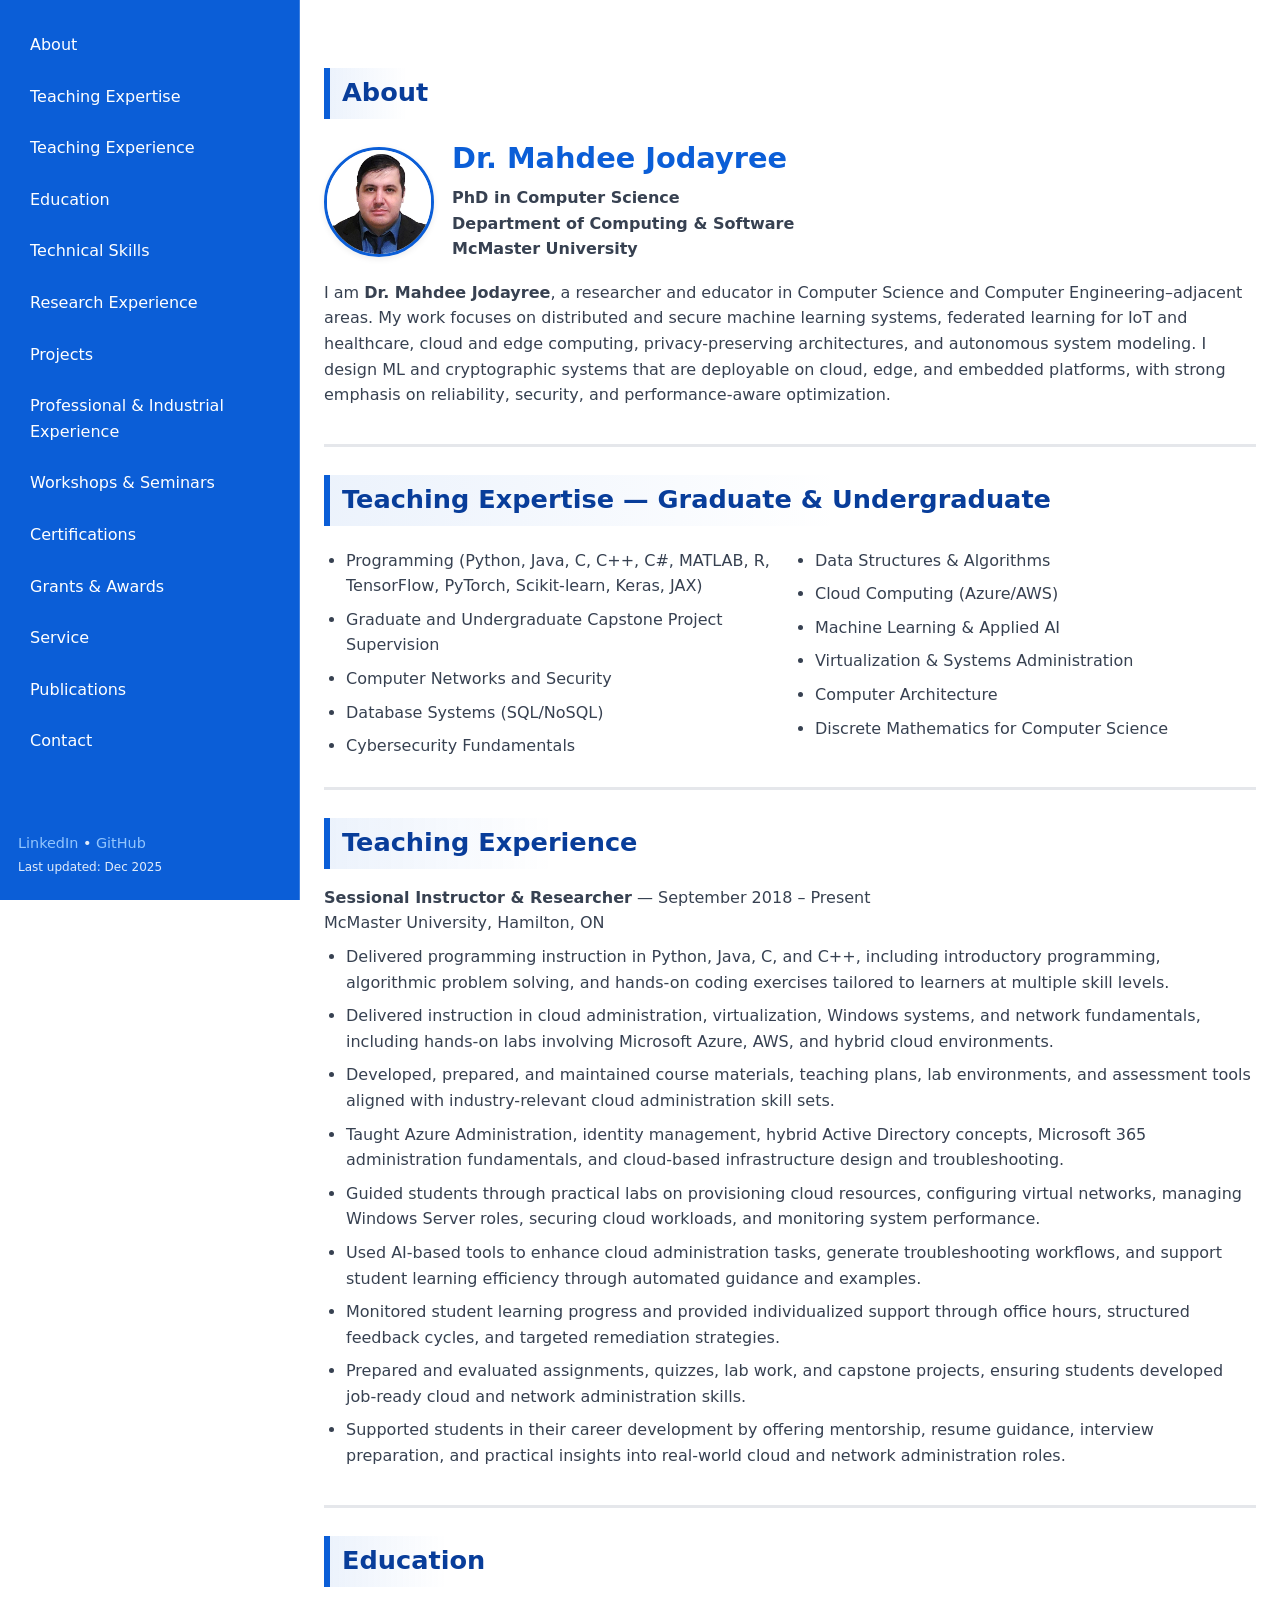
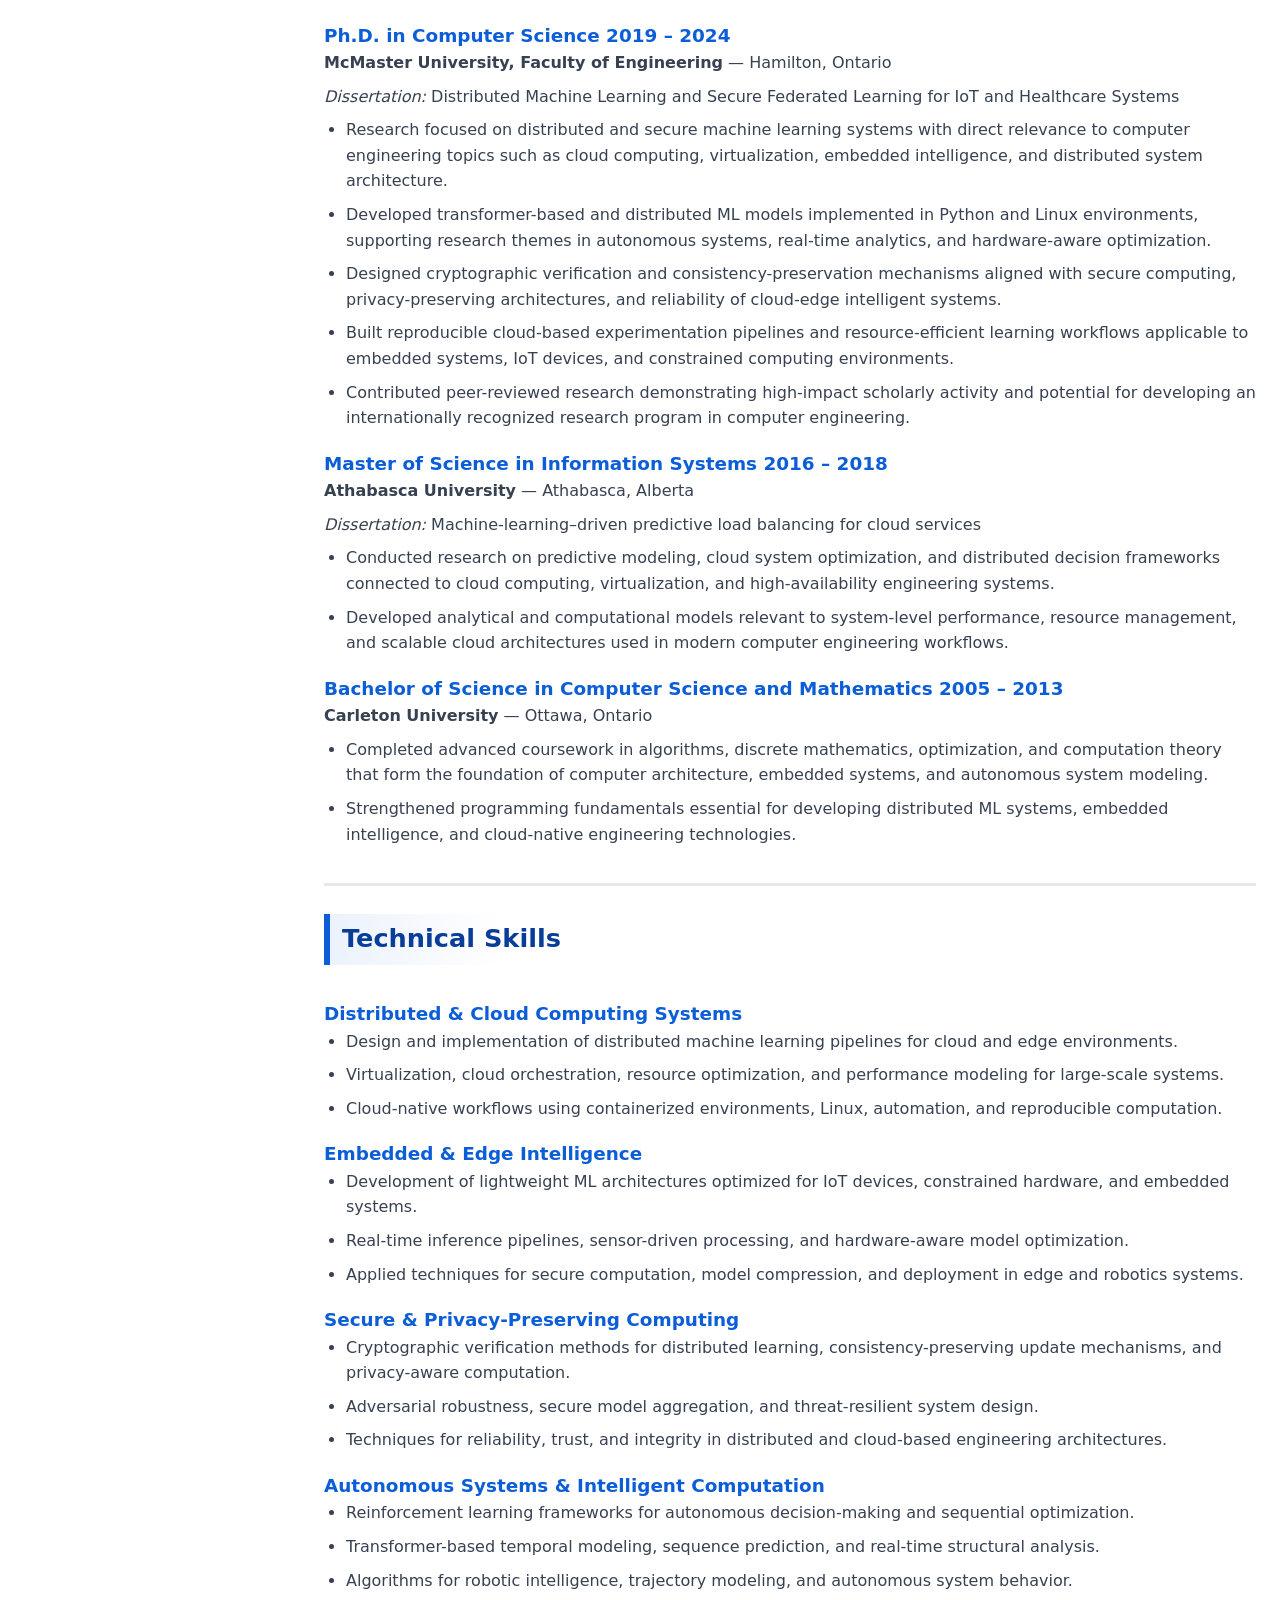
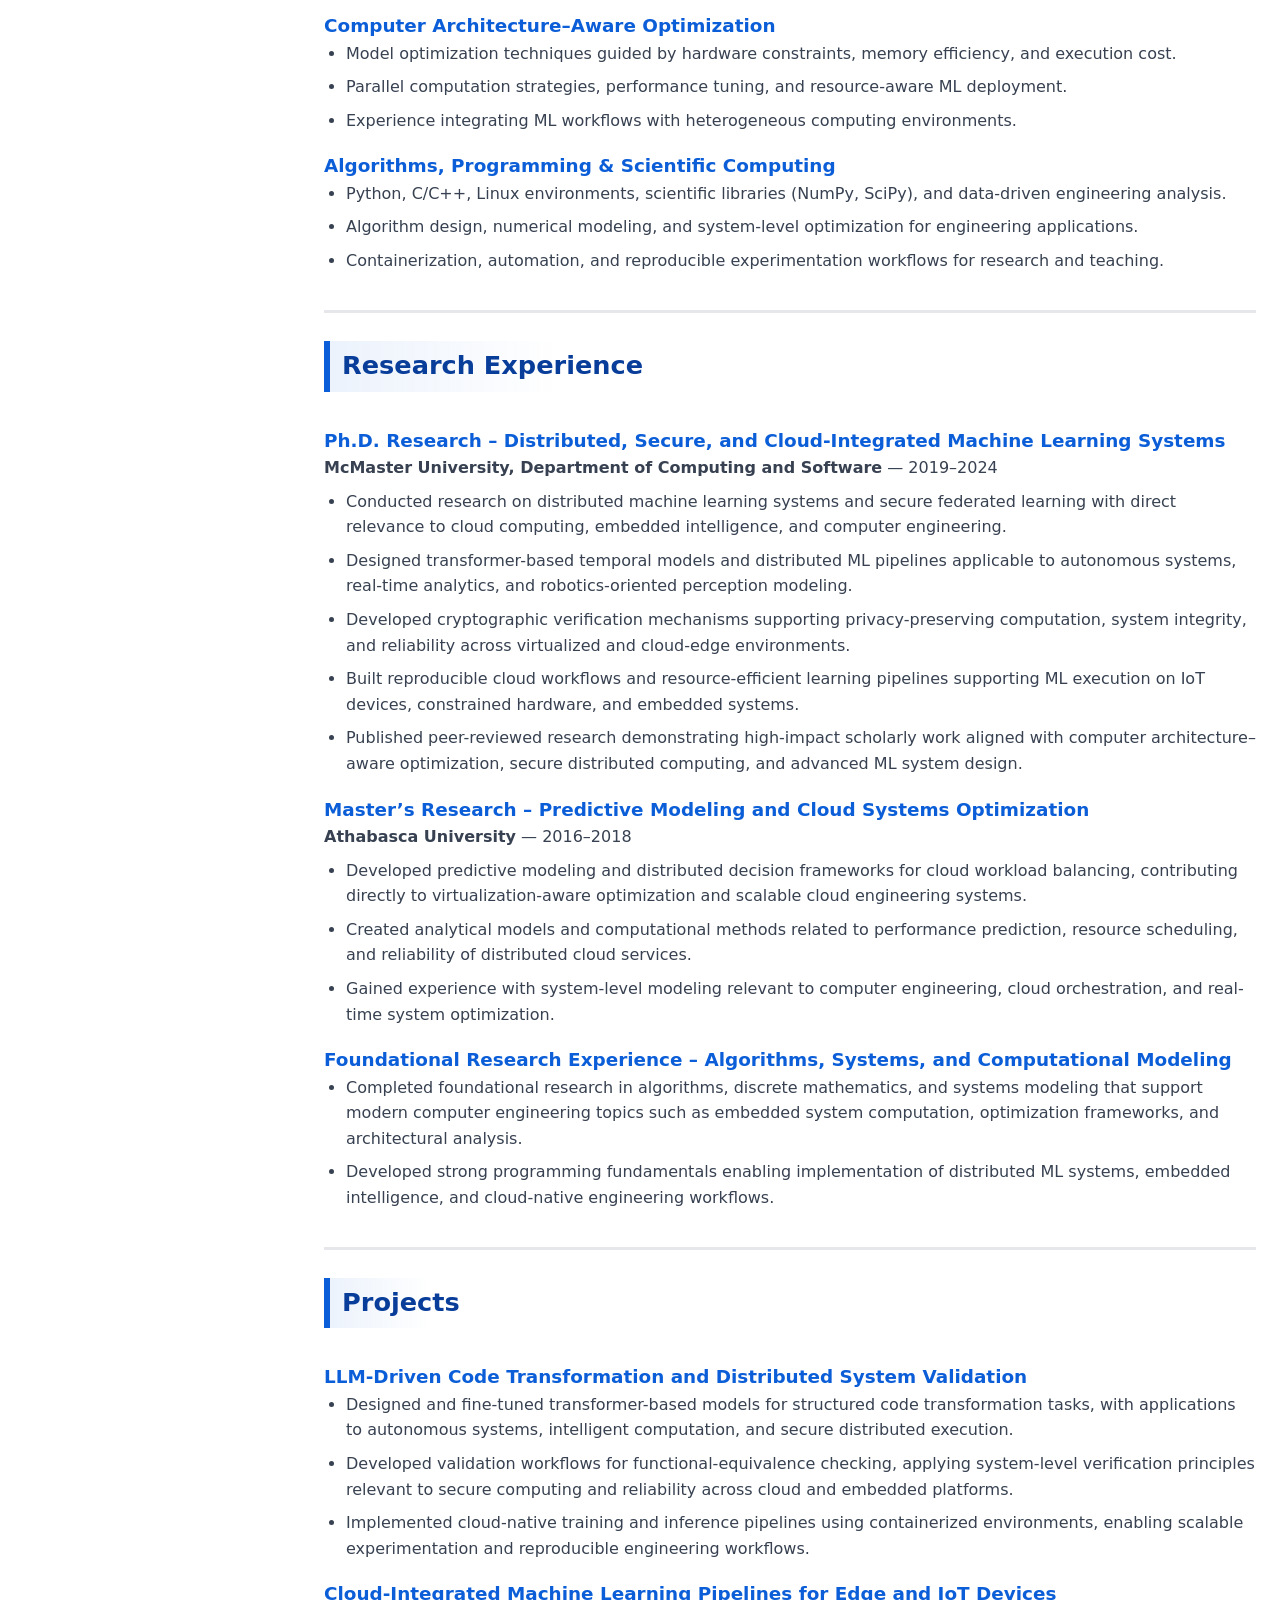
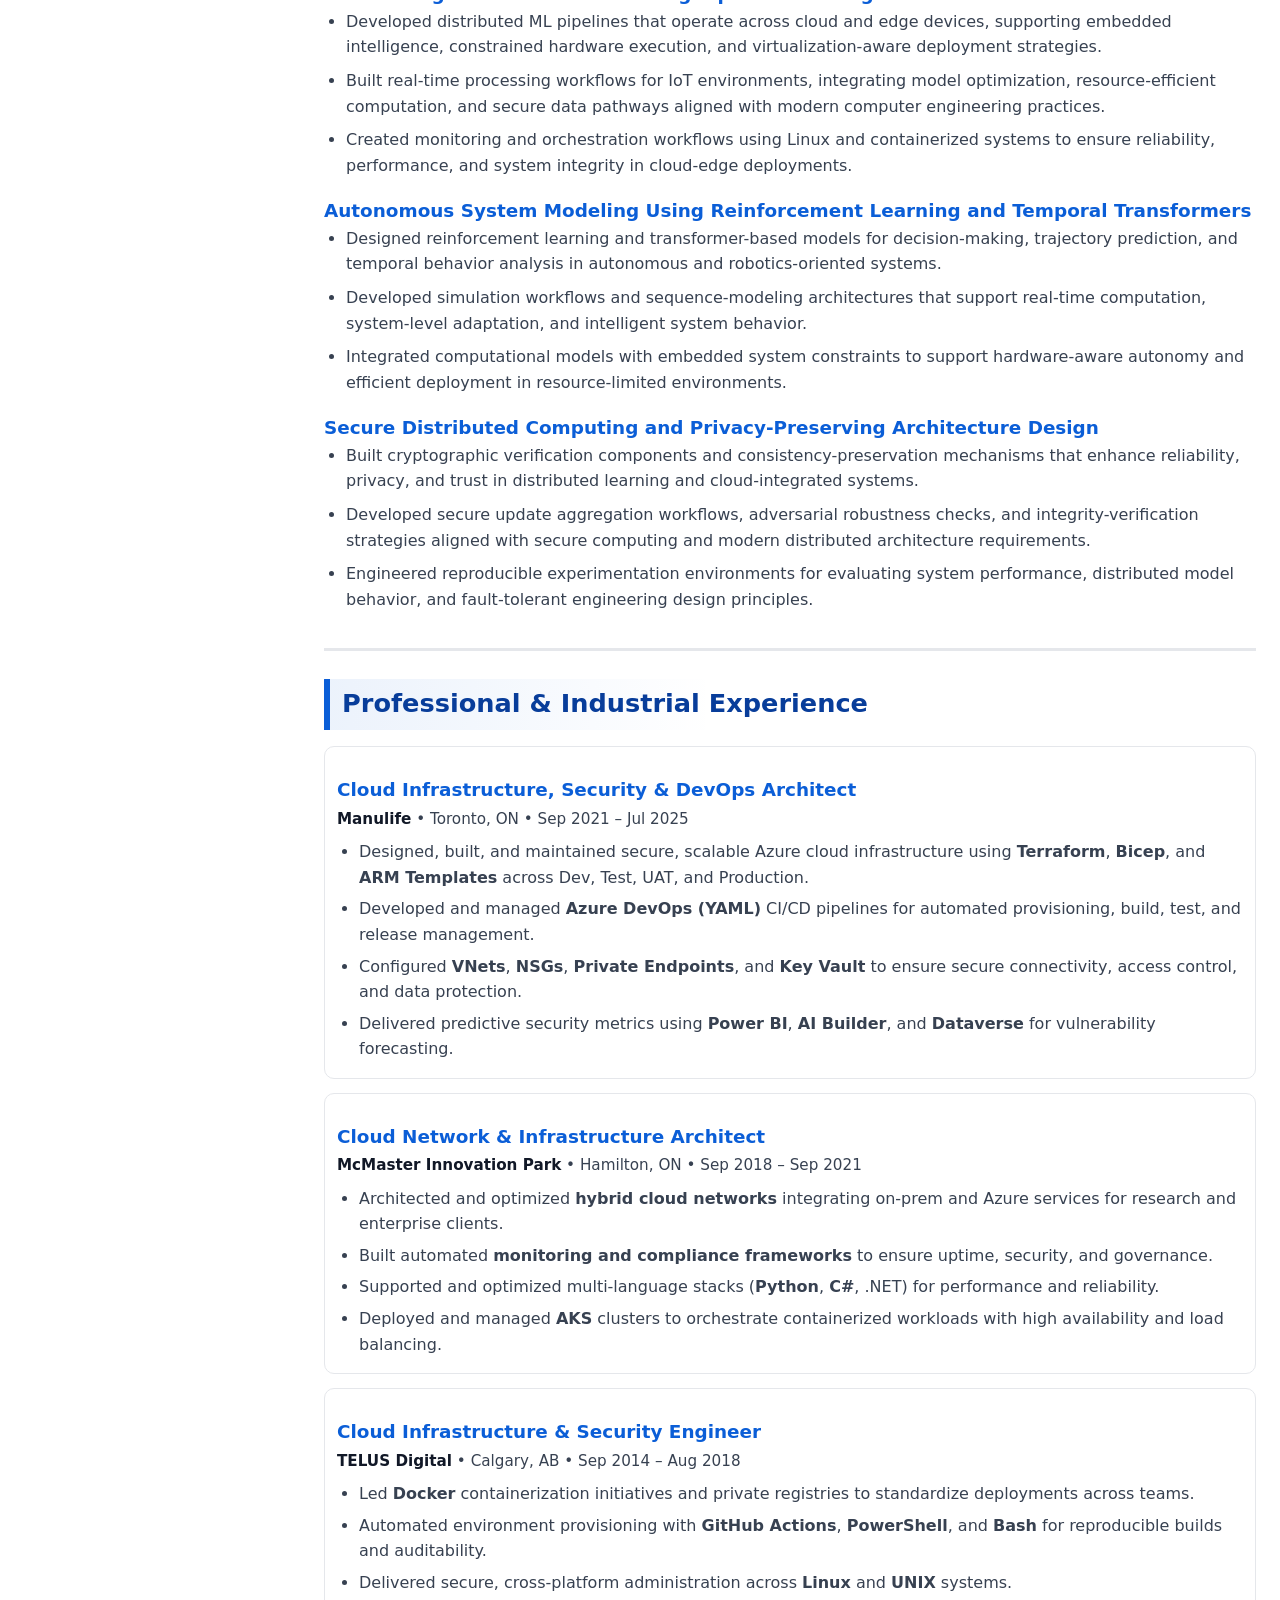
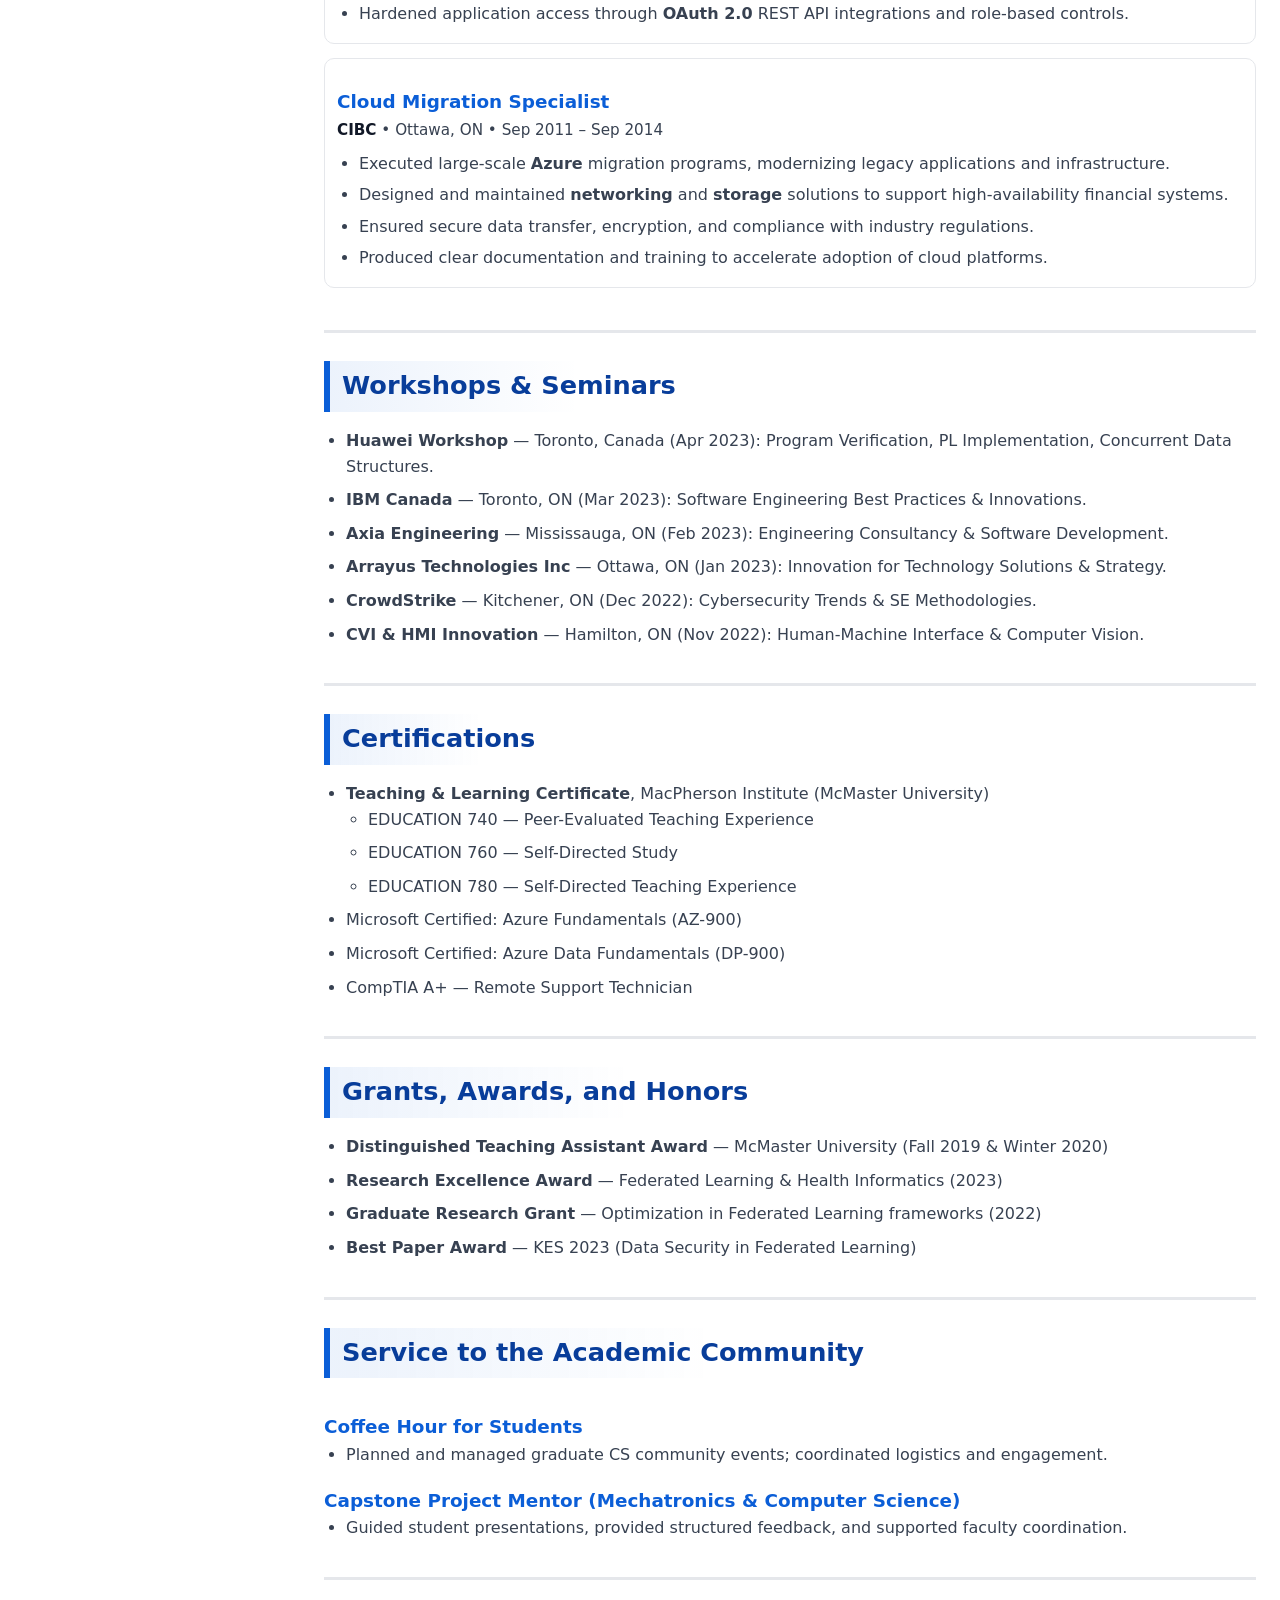
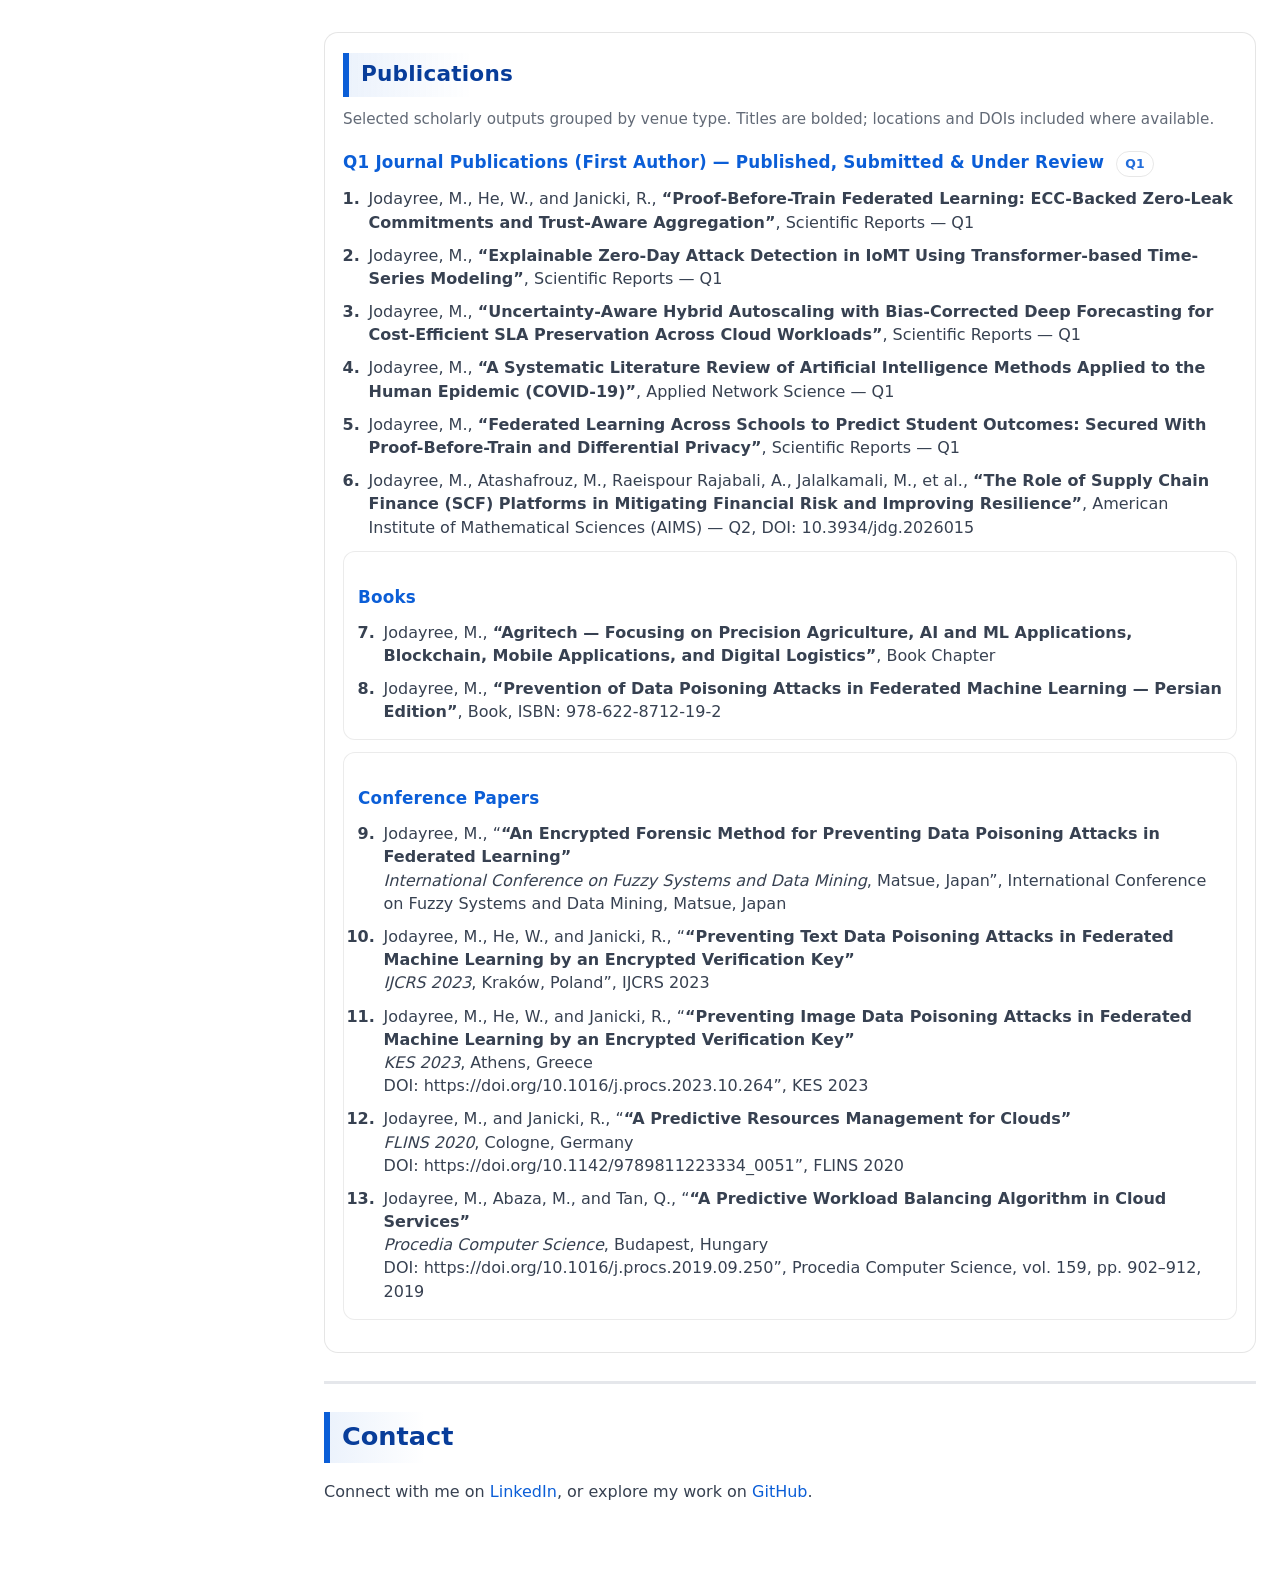
<file: index.html>
<!DOCTYPE html>

<html lang="en">
<head>
<meta charset="utf-8"/>
<meta content="width=device-width, initial-scale=1" name="viewport"/>
<title>Dr. Mahdee Jodayree — Personal Academic Homepage</title>
<!-- SEO -->
<meta content="Personal academic homepage of Dr. Mahdee Jodayree, PhD in Computer Science from McMaster University. Research areas: Distributed &amp; Federated Learning, Cloud Computing, Secure &amp; Privacy-Preserving Computing, Embedded &amp; Edge Intelligence, Autonomous Systems." name="description"/>
<meta content="index, follow" name="robots"/>
<!-- Schema.org Person -->
<script type="application/ld+json">
  {
    "@context": "https://schema.org",
    "@type": "Person",
    "name": "Dr. Mahdee Jodayree",
    "affiliation": {
      "@type": "CollegeOrUniversity",
      "name": "McMaster University",
      "department": "Department of Computing & Software",
      "address": {
        "@type": "PostalAddress",
        "addressLocality": "Hamilton",
        "addressRegion": "ON",
        "addressCountry": "Canada"
      }
    },
    "alumniOf": [
      {"@type":"CollegeOrUniversity","name":"McMaster University"},
      {"@type":"CollegeOrUniversity","name":"Athabasca University"},
      {"@type":"CollegeOrUniversity","name":"Carleton University"}
    ],
    "sameAs": [
      "https://github.com/mahdijaf",
      "https://www.linkedin.com/in/mahdeej/"
    ]
  }
  </script>
<link href="styles.css" rel="stylesheet"/>
<script>
    window.addEventListener('DOMContentLoaded', function () {
      // Jump to About on first load if no hash
      if (!location.hash) {
        const about = document.getElementById('about');
        if (about) about.scrollIntoView({ behavior: 'auto', block: 'start' });
      }

      // Mobile dropdown menu (panel is outside the sidebar to avoid clipping)
      const btn   = document.getElementById('mobile-menu-btn');
      const panel = document.getElementById('mobile-menu-panel');

      function openPanel() {
        panel.classList.add('open');
        btn.setAttribute('aria-expanded', 'true');
        const first = panel.querySelector('a');
        if (first) first.focus();
      }
      function closePanel() {
        panel.classList.remove('open');
        btn.setAttribute('aria-expanded', 'false');
      }
      function togglePanel(e) {
        e.stopPropagation();
        panel.classList.contains('open') ? closePanel() : openPanel();
      }

      if (btn && panel) {
        btn.addEventListener('click', togglePanel);

        // Close when a link is clicked (allow hash navigation first)
        panel.addEventListener('click', (e) => {
          const t = e.target;
          if (t && t.tagName === 'A') setTimeout(closePanel, 0);
        });

        // Close on outside click
        document.addEventListener('click', (e) => {
          if (panel.classList.contains('open') && !panel.contains(e.target) && e.target !== btn) {
            closePanel();
          }
        });

        // Close on ESC and on hash change
        document.addEventListener('keydown', (e) => {
          if (e.key === 'Escape' && panel.classList.contains('open')) closePanel();
        });
        window.addEventListener('hashchange', closePanel);
      }
    });
  </script>
<style>
/* ===== Publications styling ===== */
.publications {
  margin-top: 24px;
  padding: 20px 18px;
  border: 1px solid rgba(0,0,0,.10);
  border-radius: 14px;
  background: rgba(255,255,255,.70);
}

.publications .pub-title {
  font-size: 1.35rem;
  margin: 0 0 10px 0;
  letter-spacing: .2px;
}

.publications .pub-subtitle {
  font-size: 0.95rem;
  margin: 0 0 18px 0;
  opacity: .78;
}

.publications h2, .publications h3, .publications h4 {
  margin-top: 18px;
  margin-bottom: 10px;
  font-size: 1.05rem;
  letter-spacing: .2px;
  text-transform: none;
}

.publications .pub-group {
  padding: 14px 14px 6px 14px;
  border: 1px solid rgba(0,0,0,.08);
  border-radius: 12px;
  margin: 12px 0;
  background: rgba(255,255,255,.85);
}

.publications ol, .publications ul {
  margin: 0;
  padding-left: 1.4rem;
}

.publications li {
  margin: 10px 0;
  line-height: 1.45;
}

.publications li strong {
  font-weight: 700;
}

.publications li em {
  font-style: italic;
}

.publications a {
  text-decoration: none;
  border-bottom: 1px dotted rgba(0,0,0,.35);
}

.publications a:hover {
  border-bottom-style: solid;
}

.publications .meta {
  display: inline-block;
  margin-left: 6px;
  padding: 2px 8px;
  border-radius: 999px;
  font-size: .78rem;
  border: 1px solid rgba(0,0,0,.10);
  opacity: .9;
  white-space: nowrap;
}

/* Hanging indent for long citations */
.publications li {
  padding-left: 0.2rem;
}
.publications li::marker {
  font-weight: 600;
}

/* Make DOIs more readable */
.publications .doi {
  font-size: .92rem;
  opacity: .92;
}
</style></head>
<body>
<!-- SIDEBAR (desktop) + MOBILE HEADER (top) -->
<aside aria-label="Primary" class="sidebar" role="navigation">
<!-- Mobile top bar with small Menu box (visible on mobile only) -->
<div class="mobile-bar">
<button aria-controls="mobile-menu-panel" aria-expanded="false" aria-label="Open navigation" class="mobile-menu" id="mobile-menu-btn">
        Menu ▾
      </button>
</div>
<!-- Desktop vertical nav -->
<nav aria-label="Primary navigation links" class="nav" id="primary-nav">
<a href="#about">About</a>
<a href="#expertise">Teaching Expertise</a>
<a href="#teaching">Teaching Experience</a>
<a href="#education">Education</a>
<a href="#skills">Technical Skills</a>
<a href="#research">Research Experience</a>
<a href="#projects">Projects</a>
<a href="#industry-experience">Professional &amp; Industrial Experience</a>
<a href="#workshops">Workshops &amp; Seminars</a>
<a href="#certs">Certifications</a>
<a href="#awards">Grants &amp; Awards</a>
<a href="#service">Service</a>
<a href="#publications">Publications</a>
<a href="#contact">Contact</a>
</nav>
<footer class="contact">
<p>
<a href="https://www.linkedin.com/in/mahdeej/" rel="me" target="_blank">LinkedIn</a> •
        <a href="https://github.com/mahdijaf" rel="me" target="_blank">GitHub</a>
</p>
<small>Last updated: Dec 2025</small>
</footer>
</aside>
<!-- CONTENT -->
<div class="page">
<main class="content">
<!-- ABOUT -->
<section class="section about" id="about">
<h2 class="section-title">About</h2>
<div class="about-wrap">
<img alt="Portrait of Dr. Mahdee Jodayree" class="about-photo" src="headshot.jpg"/>
<div class="about-text">
<h1 class="name">Dr. Mahdee Jodayree</h1>
<p class="about-credential">
              PhD in Computer Science<br/>
              Department of Computing &amp; Software<br/>
              McMaster University
            </p>
</div>
</div>
<p class="about-blurb">
          I am <strong>Dr. Mahdee Jodayree</strong>, a researcher and educator in Computer Science and Computer Engineering–adjacent areas.
          My work focuses on distributed and secure machine learning systems, federated learning for IoT and healthcare, cloud and edge computing,
          privacy-preserving architectures, and autonomous system modeling. I design ML and cryptographic systems that are deployable on cloud,
          edge, and embedded platforms, with strong emphasis on reliability, security, and performance-aware optimization.
        </p>
</section>
<!-- TEACHING EXPERTISE -->
<section class="section" id="expertise">
<h2 class="section-title">Teaching Expertise — Graduate &amp; Undergraduate</h2>
<ul class="cols">
<li>Programming (Python, Java, C, C++, C#, MATLAB, R, TensorFlow, PyTorch, Scikit-learn, Keras, JAX)</li>
<li>Graduate and Undergraduate Capstone Project Supervision</li>
<li>Computer Networks and Security</li>
<li>Database Systems (SQL/NoSQL)</li>
<li>Cybersecurity Fundamentals</li>
<li>Data Structures &amp; Algorithms</li>
<li>Cloud Computing (Azure/AWS)</li>
<li>Machine Learning &amp; Applied AI</li>
<li>Virtualization &amp; Systems Administration</li>
<li>Computer Architecture</li>
<li>Discrete Mathematics for Computer Science</li>
</ul>
</section>
<!-- TEACHING EXPERIENCE -->
<section class="section" id="teaching">
<h2 class="section-title">Teaching Experience</h2>
<p>
<strong>Sessional Instructor &amp; Researcher</strong> — September 2018 – Present<br/>
          McMaster University, Hamilton, ON
        </p>
<ul>
<li>Delivered programming instruction in Python, Java, C, and C++, including introductory programming, algorithmic problem solving, and hands-on coding exercises tailored to learners at multiple skill levels.</li>
<li>Delivered instruction in cloud administration, virtualization, Windows systems, and network fundamentals, including hands-on labs involving Microsoft Azure, AWS, and hybrid cloud environments.</li>
<li>Developed, prepared, and maintained course materials, teaching plans, lab environments, and assessment tools aligned with industry-relevant cloud administration skill sets.</li>
<li>Taught Azure Administration, identity management, hybrid Active Directory concepts, Microsoft 365 administration fundamentals, and cloud-based infrastructure design and troubleshooting.</li>
<li>Guided students through practical labs on provisioning cloud resources, configuring virtual networks, managing Windows Server roles, securing cloud workloads, and monitoring system performance.</li>
<li>Used AI-based tools to enhance cloud administration tasks, generate troubleshooting workflows, and support student learning efficiency through automated guidance and examples.</li>
<li>Monitored student learning progress and provided individualized support through office hours, structured feedback cycles, and targeted remediation strategies.</li>
<li>Prepared and evaluated assignments, quizzes, lab work, and capstone projects, ensuring students developed job-ready cloud and network administration skills.</li>
<li>Supported students in their career development by offering mentorship, resume guidance, interview preparation, and practical insights into real-world cloud and network administration roles.</li>
</ul>
</section>
<!-- EDUCATION -->
<section class="section" id="education">
<h2 class="section-title">Education</h2>
<article>
<h3>Ph.D. in Computer Science <span class="subtle">2019 – 2024</span></h3>
<p><strong>McMaster University, Faculty of Engineering</strong> — Hamilton, Ontario</p>
<p><em>Dissertation:</em> Distributed Machine Learning and Secure Federated Learning for IoT and Healthcare Systems</p>
<ul>
<li>Research focused on distributed and secure machine learning systems with direct relevance to computer engineering topics such as cloud computing, virtualization, embedded intelligence, and distributed system architecture.</li>
<li>Developed transformer-based and distributed ML models implemented in Python and Linux environments, supporting research themes in autonomous systems, real-time analytics, and hardware-aware optimization.</li>
<li>Designed cryptographic verification and consistency-preservation mechanisms aligned with secure computing, privacy-preserving architectures, and reliability of cloud-edge intelligent systems.</li>
<li>Built reproducible cloud-based experimentation pipelines and resource-efficient learning workflows applicable to embedded systems, IoT devices, and constrained computing environments.</li>
<li>Contributed peer-reviewed research demonstrating high-impact scholarly activity and potential for developing an internationally recognized research program in computer engineering.</li>
</ul>
</article>
<article>
<h3>Master of Science in Information Systems <span class="subtle">2016 – 2018</span></h3>
<p><strong>Athabasca University</strong> — Athabasca, Alberta</p>
<p><em>Dissertation:</em> Machine-learning–driven predictive load balancing for cloud services</p>
<ul>
<li>Conducted research on predictive modeling, cloud system optimization, and distributed decision frameworks connected to cloud computing, virtualization, and high-availability engineering systems.</li>
<li>Developed analytical and computational models relevant to system-level performance, resource management, and scalable cloud architectures used in modern computer engineering workflows.</li>
</ul>
</article>
<article>
<h3>Bachelor of Science in Computer Science and Mathematics <span class="subtle">2005 – 2013</span></h3>
<p><strong>Carleton University</strong> — Ottawa, Ontario</p>
<ul>
<li>Completed advanced coursework in algorithms, discrete mathematics, optimization, and computation theory that form the foundation of computer architecture, embedded systems, and autonomous system modeling.</li>
<li>Strengthened programming fundamentals essential for developing distributed ML systems, embedded intelligence, and cloud-native engineering technologies.</li>
</ul>
</article>
</section>
<!-- TECHNICAL SKILLS -->
<section class="section" id="skills">
<h2 class="section-title">Technical Skills</h2>
<h3>Distributed &amp; Cloud Computing Systems</h3>
<ul>
<li>Design and implementation of distributed machine learning pipelines for cloud and edge environments.</li>
<li>Virtualization, cloud orchestration, resource optimization, and performance modeling for large-scale systems.</li>
<li>Cloud-native workflows using containerized environments, Linux, automation, and reproducible computation.</li>
</ul>
<h3>Embedded &amp; Edge Intelligence</h3>
<ul>
<li>Development of lightweight ML architectures optimized for IoT devices, constrained hardware, and embedded systems.</li>
<li>Real-time inference pipelines, sensor-driven processing, and hardware-aware model optimization.</li>
<li>Applied techniques for secure computation, model compression, and deployment in edge and robotics systems.</li>
</ul>
<h3>Secure &amp; Privacy-Preserving Computing</h3>
<ul>
<li>Cryptographic verification methods for distributed learning, consistency-preserving update mechanisms, and privacy-aware computation.</li>
<li>Adversarial robustness, secure model aggregation, and threat-resilient system design.</li>
<li>Techniques for reliability, trust, and integrity in distributed and cloud-based engineering architectures.</li>
</ul>
<h3>Autonomous Systems &amp; Intelligent Computation</h3>
<ul>
<li>Reinforcement learning frameworks for autonomous decision-making and sequential optimization.</li>
<li>Transformer-based temporal modeling, sequence prediction, and real-time structural analysis.</li>
<li>Algorithms for robotic intelligence, trajectory modeling, and autonomous system behavior.</li>
</ul>
<h3>Computer Architecture–Aware Optimization</h3>
<ul>
<li>Model optimization techniques guided by hardware constraints, memory efficiency, and execution cost.</li>
<li>Parallel computation strategies, performance tuning, and resource-aware ML deployment.</li>
<li>Experience integrating ML workflows with heterogeneous computing environments.</li>
</ul>
<h3>Algorithms, Programming &amp; Scientific Computing</h3>
<ul>
<li>Python, C/C++, Linux environments, scientific libraries (NumPy, SciPy), and data-driven engineering analysis.</li>
<li>Algorithm design, numerical modeling, and system-level optimization for engineering applications.</li>
<li>Containerization, automation, and reproducible experimentation workflows for research and teaching.</li>
</ul>
</section>
<!-- RESEARCH EXPERIENCE -->
<section class="section" id="research">
<h2 class="section-title">Research Experience</h2>
<article>
<h3>Ph.D. Research – Distributed, Secure, and Cloud-Integrated Machine Learning Systems</h3>
<p><strong>McMaster University, Department of Computing and Software</strong> — 2019–2024</p>
<ul>
<li>Conducted research on distributed machine learning systems and secure federated learning with direct relevance to cloud computing, embedded intelligence, and computer engineering.</li>
<li>Designed transformer-based temporal models and distributed ML pipelines applicable to autonomous systems, real-time analytics, and robotics-oriented perception modeling.</li>
<li>Developed cryptographic verification mechanisms supporting privacy-preserving computation, system integrity, and reliability across virtualized and cloud-edge environments.</li>
<li>Built reproducible cloud workflows and resource-efficient learning pipelines supporting ML execution on IoT devices, constrained hardware, and embedded systems.</li>
<li>Published peer-reviewed research demonstrating high-impact scholarly work aligned with computer architecture–aware optimization, secure distributed computing, and advanced ML system design.</li>
</ul>
</article>
<article>
<h3>Master’s Research – Predictive Modeling and Cloud Systems Optimization</h3>
<p><strong>Athabasca University</strong> — 2016–2018</p>
<ul>
<li>Developed predictive modeling and distributed decision frameworks for cloud workload balancing, contributing directly to virtualization-aware optimization and scalable cloud engineering systems.</li>
<li>Created analytical models and computational methods related to performance prediction, resource scheduling, and reliability of distributed cloud services.</li>
<li>Gained experience with system-level modeling relevant to computer engineering, cloud orchestration, and real-time system optimization.</li>
</ul>
</article>
<article>
<h3>Foundational Research Experience – Algorithms, Systems, and Computational Modeling</h3>
<ul>
<li>Completed foundational research in algorithms, discrete mathematics, and systems modeling that support modern computer engineering topics such as embedded system computation, optimization frameworks, and architectural analysis.</li>
<li>Developed strong programming fundamentals enabling implementation of distributed ML systems, embedded intelligence, and cloud-native engineering workflows.</li>
</ul>
</article>
</section>
<!-- PROJECTS -->
<section class="section" id="projects">
<h2 class="section-title">Projects</h2>
<article>
<h3>LLM-Driven Code Transformation and Distributed System Validation</h3>
<ul>
<li>Designed and fine-tuned transformer-based models for structured code transformation tasks, with applications to autonomous systems, intelligent computation, and secure distributed execution.</li>
<li>Developed validation workflows for functional-equivalence checking, applying system-level verification principles relevant to secure computing and reliability across cloud and embedded platforms.</li>
<li>Implemented cloud-native training and inference pipelines using containerized environments, enabling scalable experimentation and reproducible engineering workflows.</li>
</ul>
</article>
<article>
<h3>Cloud-Integrated Machine Learning Pipelines for Edge and IoT Devices</h3>
<ul>
<li>Developed distributed ML pipelines that operate across cloud and edge devices, supporting embedded intelligence, constrained hardware execution, and virtualization-aware deployment strategies.</li>
<li>Built real-time processing workflows for IoT environments, integrating model optimization, resource-efficient computation, and secure data pathways aligned with modern computer engineering practices.</li>
<li>Created monitoring and orchestration workflows using Linux and containerized systems to ensure reliability, performance, and system integrity in cloud-edge deployments.</li>
</ul>
</article>
<article>
<h3>Autonomous System Modeling Using Reinforcement Learning and Temporal Transformers</h3>
<ul>
<li>Designed reinforcement learning and transformer-based models for decision-making, trajectory prediction, and temporal behavior analysis in autonomous and robotics-oriented systems.</li>
<li>Developed simulation workflows and sequence-modeling architectures that support real-time computation, system-level adaptation, and intelligent system behavior.</li>
<li>Integrated computational models with embedded system constraints to support hardware-aware autonomy and efficient deployment in resource-limited environments.</li>
</ul>
</article>
<article>
<h3>Secure Distributed Computing and Privacy-Preserving Architecture Design</h3>
<ul>
<li>Built cryptographic verification components and consistency-preservation mechanisms that enhance reliability, privacy, and trust in distributed learning and cloud-integrated systems.</li>
<li>Developed secure update aggregation workflows, adversarial robustness checks, and integrity-verification strategies aligned with secure computing and modern distributed architecture requirements.</li>
<li>Engineered reproducible experimentation environments for evaluating system performance, distributed model behavior, and fault-tolerant engineering design principles.</li>
</ul>
</article>
</section>
<!-- INDUSTRY EXPERIENCE -->
<section class="section" id="industry-experience">
<h2 class="section-title">Professional &amp; Industrial Experience</h2>
<article class="xp">
<h3 class="job-title">Cloud Infrastructure, Security &amp; DevOps Architect</h3>
<div class="job-meta"><span class="company">Manulife</span> • <span class="location">Toronto, ON</span> • <span class="dates">Sep 2021 – Jul 2025</span></div>
<ul class="experience-list">
<li>Designed, built, and maintained secure, scalable Azure cloud infrastructure using <strong>Terraform</strong>, <strong>Bicep</strong>, and <strong>ARM Templates</strong> across Dev, Test, UAT, and Production.</li>
<li>Developed and managed <strong>Azure DevOps (YAML)</strong> CI/CD pipelines for automated provisioning, build, test, and release management.</li>
<li>Configured <strong>VNets</strong>, <strong>NSGs</strong>, <strong>Private Endpoints</strong>, and <strong>Key Vault</strong> to ensure secure connectivity, access control, and data protection.</li>
<li>Delivered predictive security metrics using <strong>Power BI</strong>, <strong>AI Builder</strong>, and <strong>Dataverse</strong> for vulnerability forecasting.</li>
</ul>
</article>
<article class="xp">
<h3 class="job-title">Cloud Network &amp; Infrastructure Architect</h3>
<div class="job-meta"><span class="company">McMaster Innovation Park</span> • <span class="location">Hamilton, ON</span> • <span class="dates">Sep 2018 – Sep 2021</span></div>
<ul class="experience-list">
<li>Architected and optimized <strong>hybrid cloud networks</strong> integrating on-prem and Azure services for research and enterprise clients.</li>
<li>Built automated <strong>monitoring and compliance frameworks</strong> to ensure uptime, security, and governance.</li>
<li>Supported and optimized multi-language stacks (<strong>Python</strong>, <strong>C#</strong>, .NET) for performance and reliability.</li>
<li>Deployed and managed <strong>AKS</strong> clusters to orchestrate containerized workloads with high availability and load balancing.</li>
</ul>
</article>
<article class="xp">
<h3 class="job-title">Cloud Infrastructure &amp; Security Engineer</h3>
<div class="job-meta"><span class="company">TELUS Digital</span> • <span class="location">Calgary, AB</span> • <span class="dates">Sep 2014 – Aug 2018</span></div>
<ul class="experience-list">
<li>Led <strong>Docker</strong> containerization initiatives and private registries to standardize deployments across teams.</li>
<li>Automated environment provisioning with <strong>GitHub Actions</strong>, <strong>PowerShell</strong>, and <strong>Bash</strong> for reproducible builds and auditability.</li>
<li>Delivered secure, cross-platform administration across <strong>Linux</strong> and <strong>UNIX</strong> systems.</li>
<li>Hardened application access through <strong>OAuth 2.0</strong> REST API integrations and role-based controls.</li>
</ul>
</article>
<article class="xp">
<h3 class="job-title">Cloud Migration Specialist</h3>
<div class="job-meta"><span class="company">CIBC</span> • <span class="location">Ottawa, ON</span> • <span class="dates">Sep 2011 – Sep 2014</span></div>
<ul class="experience-list">
<li>Executed large-scale <strong>Azure</strong> migration programs, modernizing legacy applications and infrastructure.</li>
<li>Designed and maintained <strong>networking</strong> and <strong>storage</strong> solutions to support high-availability financial systems.</li>
<li>Ensured secure data transfer, encryption, and compliance with industry regulations.</li>
<li>Produced clear documentation and training to accelerate adoption of cloud platforms.</li>
</ul>
</article>
</section>
<!-- WORKSHOPS -->
<section class="section" id="workshops">
<h2 class="section-title">Workshops &amp; Seminars</h2>
<ul>
<li><strong>Huawei Workshop</strong> — Toronto, Canada (Apr 2023): Program Verification, PL Implementation, Concurrent Data Structures.</li>
<li><strong>IBM Canada</strong> — Toronto, ON (Mar 2023): Software Engineering Best Practices &amp; Innovations.</li>
<li><strong>Axia Engineering</strong> — Mississauga, ON (Feb 2023): Engineering Consultancy &amp; Software Development.</li>
<li><strong>Arrayus Technologies Inc</strong> — Ottawa, ON (Jan 2023): Innovation for Technology Solutions &amp; Strategy.</li>
<li><strong>CrowdStrike</strong> — Kitchener, ON (Dec 2022): Cybersecurity Trends &amp; SE Methodologies.</li>
<li><strong>CVI &amp; HMI Innovation</strong> — Hamilton, ON (Nov 2022): Human-Machine Interface &amp; Computer Vision.</li>
</ul>
</section>
<!-- CERTIFICATIONS -->
<section class="section" id="certs">
<h2 class="section-title">Certifications</h2>
<ul>
<li>
<strong>Teaching &amp; Learning Certificate</strong>, MacPherson Institute (McMaster University)
            <ul>
<li>EDUCATION 740 — Peer-Evaluated Teaching Experience</li>
<li>EDUCATION 760 — Self-Directed Study</li>
<li>EDUCATION 780 — Self-Directed Teaching Experience</li>
</ul>
</li>
<li>Microsoft Certified: Azure Fundamentals (AZ-900)</li>
<li>Microsoft Certified: Azure Data Fundamentals (DP-900)</li>
<li>CompTIA A+ — Remote Support Technician</li>
</ul>
</section>
<!-- AWARDS -->
<section class="section" id="awards">
<h2 class="section-title">Grants, Awards, and Honors</h2>
<ul>
<li><strong>Distinguished Teaching Assistant Award</strong> — McMaster University (Fall 2019 &amp; Winter 2020)</li>
<li><strong>Research Excellence Award</strong> — Federated Learning &amp; Health Informatics (2023)</li>
<li><strong>Graduate Research Grant</strong> — Optimization in Federated Learning frameworks (2022)</li>
<li><strong>Best Paper Award</strong> — KES 2023 (Data Security in Federated Learning)</li>
</ul>
</section>
<!-- SERVICE -->
<section class="section" id="service">
<h2 class="section-title">Service to the Academic Community</h2>
<h3>Coffee Hour for Students</h3>
<ul>
<li>Planned and managed graduate CS community events; coordinated logistics and engagement.</li>
</ul>
<h3>Capstone Project Mentor (Mechatronics &amp; Computer Science)</h3>
<ul>
<li>Guided student presentations, provided structured feedback, and supported faculty coordination.</li>
</ul>
</section>
<!-- PUBLICATIONS -->
<section class="section" id="publications"><div class="publications">
<h2 class="section-title pub-title">Publications</h2><p class="pub-subtitle">Selected scholarly outputs grouped by venue type. Titles are bolded; locations and DOIs included where available.</p>
<h3>Q1 Journal Publications (First Author) — Published, Submitted &amp; Under Review <span class="meta">Q1</span></h3>
<ol>
<li>Jodayree, M., He, W., and Janicki, R., <strong>“Proof-Before-Train Federated Learning: ECC-Backed Zero-Leak Commitments and Trust-Aware Aggregation”</strong>, Scientific Reports — Q1</li>
<li>Jodayree, M., <strong>“Explainable Zero-Day Attack Detection in IoMT Using Transformer-based Time-Series Modeling”</strong>, Scientific Reports — Q1</li>
<li>Jodayree, M., <strong>“Uncertainty-Aware Hybrid Autoscaling with Bias-Corrected Deep Forecasting for Cost-Efficient SLA Preservation Across Cloud Workloads”</strong>, Scientific Reports — Q1</li>
<li>Jodayree, M., <strong>“A Systematic Literature Review of Artificial Intelligence Methods Applied to the Human Epidemic (COVID-19)”</strong>, Applied Network Science — Q1</li>
<li>Jodayree, M., <strong>“Federated Learning Across Schools to Predict Student Outcomes: Secured With Proof-Before-Train and Differential Privacy”</strong>, Scientific Reports — Q1</li>
<li>Jodayree, M., Atashafrouz, M., Raeispour Rajabali, A., Jalalkamali, M., et al., <strong>“The Role of Supply Chain Finance (SCF) Platforms in Mitigating Financial Risk and Improving Resilience”</strong>, American Institute of Mathematical Sciences (AIMS) — Q2,
            DOI: 10.3934/jdg.2026015
</li>
</ol>
<div class="pub-group"><h3>Books</h3><ol start="7">
<li>Jodayree, M., <strong>“Agritech — Focusing on Precision Agriculture, AI and ML Applications, Blockchain, Mobile Applications, and Digital Logistics”</strong>, Book Chapter</li>
<li>Jodayree, M., <strong>“Prevention of Data Poisoning Attacks in Federated Machine Learning — Persian Edition”</strong>, Book, ISBN: 978-622-8712-19-2</li>
</ol></div><div class="pub-group"><h3>Conference Papers</h3><ol start="9">
<li>Jodayree, M., “<strong>“An Encrypted Forensic Method for Preventing Data Poisoning Attacks in Federated Learning”</strong><br/><em>International Conference on Fuzzy Systems and Data Mining</em>, Matsue, Japan”, International Conference on Fuzzy Systems and Data Mining, Matsue, Japan</li>
<li>Jodayree, M., He, W., and Janicki, R., “<strong>“Preventing Text Data Poisoning Attacks in Federated Machine Learning by an Encrypted Verification Key”</strong><br/><em>IJCRS 2023</em>, Kraków, Poland”, IJCRS 2023</li>
<li>Jodayree, M., He, W., and Janicki, R., “<strong>“Preventing Image Data Poisoning Attacks in Federated Machine Learning by an Encrypted Verification Key”</strong><br/><em>KES 2023</em>, Athens, Greece<br/>DOI: https://doi.org/10.1016/j.procs.2023.10.264”, KES 2023</li>
<li>Jodayree, M., and Janicki, R., “<strong>“A Predictive Resources Management for Clouds”</strong><br/><em>FLINS 2020</em>, Cologne, Germany<br/>DOI: https://doi.org/10.1142/9789811223334_0051”, FLINS 2020</li>
<li>Jodayree, M., Abaza, M., and Tan, Q., “<strong>“A Predictive Workload Balancing Algorithm in Cloud Services”</strong><br/><em>Procedia Computer Science</em>, Budapest, Hungary<br/>DOI: https://doi.org/10.1016/j.procs.2019.09.250”, Procedia Computer Science, vol. 159, pp. 902–912, 2019</li>
</ol></div></div></section>
<!-- CONTACT -->
<section class="section" id="contact">
<h2 class="section-title">Contact</h2>
<p>
          Connect with me on
          <a href="https://www.linkedin.com/in/mahdeej/" rel="me" target="_blank">LinkedIn</a>,
          or explore my work on
          <a href="https://github.com/mahdijaf" rel="me" target="_blank">GitHub</a>.
        </p>
</section>
</main>
</div>
<!-- MOBILE DROPDOWN PANEL (outside sidebar to avoid clipping) -->
<div aria-label="Mobile navigation menu" class="mobile-menu-panel" id="mobile-menu-panel" role="menu">
<a href="#about" role="menuitem">About</a>
<a href="#expertise" role="menuitem">Teaching Expertise</a>
<a href="#teaching" role="menuitem">Teaching Experience</a>
<a href="#education" role="menuitem">Education</a>
<a href="#skills" role="menuitem">Technical Skills</a>
<a href="#research" role="menuitem">Research Experience</a>
<a href="#projects" role="menuitem">Projects</a>
<a href="#industry-experience" role="menuitem">Professional &amp; Industrial Experience</a>
<a href="#workshops" role="menuitem">Workshops &amp; Seminars</a>
<a href="#certs" role="menuitem">Certifications</a>
<a href="#awards" role="menuitem">Grants &amp; Awards</a>
<a href="#service" role="menuitem">Service</a>
<a href="#publications" role="menuitem">Publications</a>
<a href="#contact" role="menuitem">Contact</a>
</div>
</body>
</html>
</file>
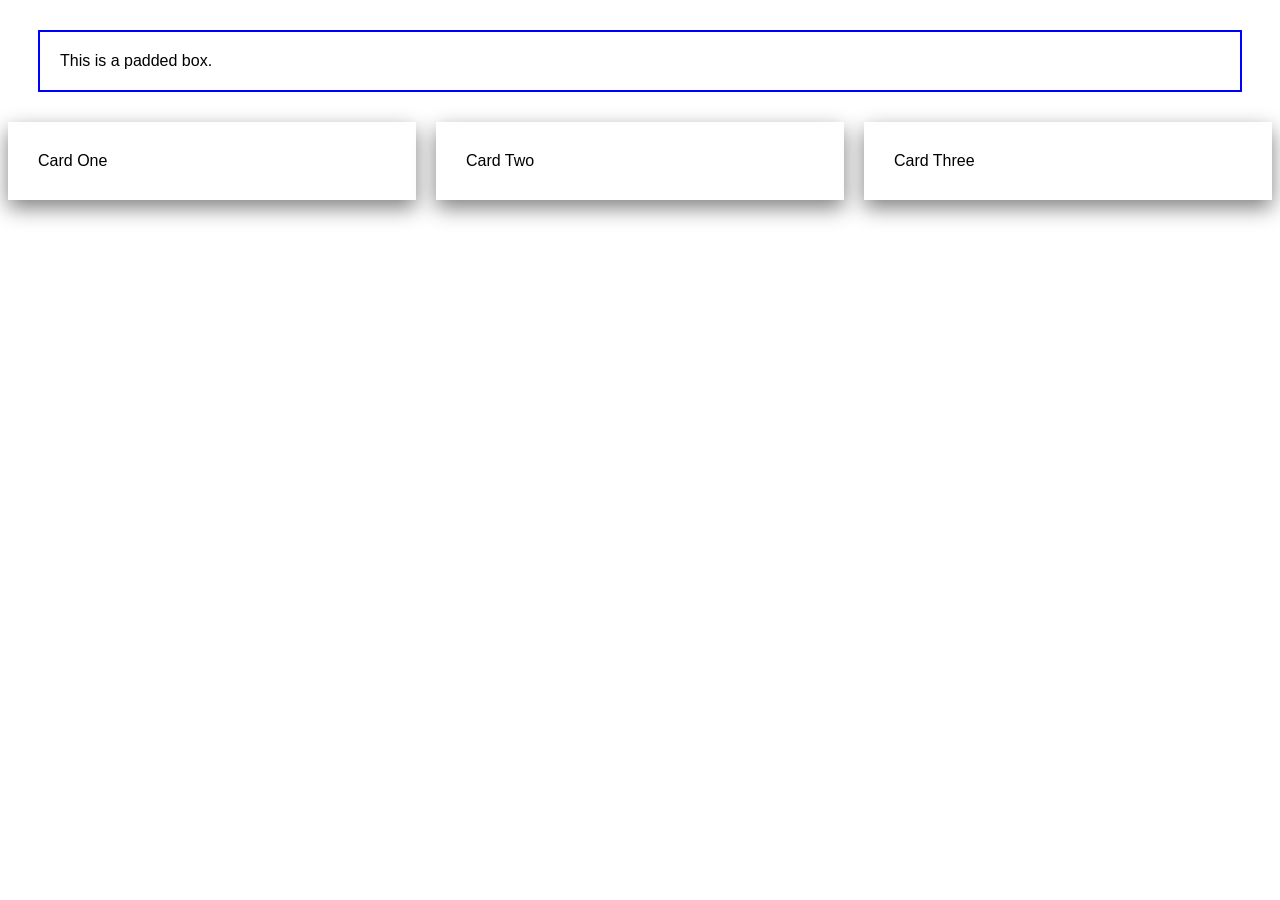
<file: web-examples/Flexiblepage/3.html>
<!doctype html>
<html>
  <head>
    <title>Responsive CSS Example</title>
    <meta name="viewport" content="width=device-width, initial-scale=1.0" />
    <link rel="stylesheet" href="style3.css" />
  </head>

  <body>
    <div class="box">This is a padded box.</div>

    <div class="cards">
      <div class="card">Card One</div>
      <div class="card">Card Two</div>
      <div class="card">Card Three</div>
    </div>
  </body>
</html>
</file>
<file: styles.css>
/* ===========================================================
   STYLE: Dr. Mahdee Jodayree — Personal Academic Homepage
   Desktop: Fixed blue sidebar (300px) + content on right
   Mobile: Sticky top bar with small "Menu ▾" dropdown (fixed overlay)
   =========================================================== */

/* ---------- THEME ---------- */
:root {
  --blue: #0b5ed7;
  --blue-dark: #083d9a;
  --blue-light: #93c5fd;
  --ink: #111827;
  --muted: #374151;
  --bg: #ffffff;
  --border: #e5e7eb;
  --sidebar-border: rgba(255,255,255,0.2);
  --radius: 10px;
  --radius-sm: 8px;

  --mobile-bar-h: 48px; /* consistent mobile header height */
}

/* ---------- RESET & BASE ---------- */
* { box-sizing: border-box; margin: 0; padding: 0; }
html, body {
  background: var(--bg);
  color: var(--ink);
  font: 16px/1.6 system-ui, -apple-system, Segoe UI, Roboto, Helvetica, Arial, sans-serif;
  -webkit-text-size-adjust: 100%;
  scroll-behavior: smooth;
}
@media (prefers-reduced-motion: reduce) { html { scroll-behavior: auto; } }
:focus-visible {
  outline: 3px solid rgba(11, 94, 215, 0.45);
  outline-offset: 2px;
  border-radius: 6px;
}

/* ===========================================================
   SIDEBAR (Desktop) / MOBILE HEADER
   =========================================================== */
.sidebar {
  position: fixed;
  inset: 0 auto 0 0;          /* top right bottom left */
  width: 300px;
  background: var(--blue);
  color: #fff;
  display: flex;
  flex-direction: column;
  justify-content: space-between;
  padding: 22px 18px;
  border-right: 1px solid var(--sidebar-border);
  overflow-y: auto;
  z-index: 100;               /* desktop base */
}

/* Mobile bar (hidden on desktop) */
.mobile-bar { display: none; }
.mobile-menu {
  appearance: none;
  border: 1px solid rgba(255,255,255,.7);
  background: rgba(255,255,255,.12);
  color: #fff;
  border-radius: var(--radius-sm);
  padding: 6px 10px;
  font-size: 0.95rem;
  line-height: 1;
  cursor: pointer;
}
.mobile-menu:hover { background: rgba(255,255,255,.2); }

/* Desktop vertical nav */
.nav { display: grid; gap: 6px; }
.nav a {
  color: #fff; text-decoration: none;
  padding: 10px 12px; border-radius: var(--radius);
  transition: background .2s ease;
}
.nav a:hover, .nav a:focus { background: rgba(255,255,255,.15); }

/* Sidebar footer */
.contact { font-size: .9rem; margin-top: 16px; color: rgba(255,255,255,.88); }
.contact a { color: var(--blue-light); text-decoration: none; }
.contact a:hover { text-decoration: underline; }

/* ===========================================================
   PAGE LAYOUT (Desktop)
   =========================================================== */
.page { margin-left: 300px; background: var(--bg); }

/* ===========================================================
   MAIN CONTENT
   =========================================================== */
.content { padding: 40px 24px; max-width: 980px; }
.section { padding: 28px 0; }
.section + .section { border-top: 3px solid var(--border); }

/* Blue heading pill */
.section-title{
  display:inline-block;
  font-size:1.6rem;
  color:var(--blue-dark);
  padding:4px 12px 6px 12px;
  border-left:6px solid var(--blue);
  background:linear-gradient(to right, rgba(11,94,215,.08), transparent 70%);
  border-radius:6px 999px 999px 6px;
  margin-bottom:16px;
}

/* Subheads & text */
.content h3 { margin-top: 18px; color: var(--blue); font-size: 1.15rem; }
.content p, .content li { margin-bottom: 8px; color: var(--muted); }
.content ul, .content ol { padding-left: 22px; }
.content a { color: var(--blue); text-decoration: none; }
.content a:hover { text-decoration: underline; }

/* Expertise columns */
.cols { columns: 2; column-gap: 28px; margin-top: 6px; }
.cols li { break-inside: avoid; }

/* ===========================================================
   ABOUT (photo + text)
   =========================================================== */
.about .about-wrap { display: flex; align-items: center; gap: 18px; margin-bottom: 10px; }
.about-photo {
  width: 110px; height: 110px; border-radius: 50%;
  object-fit: cover; border: 3px solid var(--blue);
  box-shadow: 0 2px 6px rgba(0,0,0,.08);
}
.name { font-size: 1.8rem; margin-bottom: 4px; color: var(--blue); }
.about-credential { margin: 2px 0; font-weight: 600; color: var(--ink); }
.about-blurb { margin-top: 6px; }

/* ===========================================================
   ANCHOR TARGET OFFSETS
   =========================================================== */
/* Desktop: small offset */
@media (min-width: 961px) {
  section[id] { scroll-margin-top: 16px; }
}
/* Mobile: larger offset (to clear the mobile bar) */
@media (max-width: 960px) {
  section[id] { scroll-margin-top: calc(var(--mobile-bar-h) + 36px); }
}

/* ===========================================================
   MOBILE STYLES
   =========================================================== */
@media (max-width: 960px) {
  /* Turn sidebar into sticky top bar */
  .sidebar {
    position: sticky; top: 0; width: 100%;
    border-right: none; border-bottom: 1px solid var(--border);
    padding: 0;
    z-index: 1000; /* base header layer */
    overflow: visible; /* avoid clipping descendants */
  }

  /* Show mobile bar */
  .mobile-bar {
    display: flex;
    align-items: center;
    gap: 10px;
    background: var(--blue);
    padding: 10px 12px;
    height: var(--mobile-bar-h);
    position: sticky;
    top: 0;
    z-index: 1001; /* above header base */
  }

  /* Hide desktop vertical nav & footer on mobile */
  .nav, .contact { display: none !important; }

  /* Remove desktop offset; content fills width */
  .page { margin-left: 0; }
  .content { padding: 20px 14px; }

  /* Single-column lists */
  .cols { columns: 1; }

  /* About stacks */
  .about .about-wrap { flex-direction: column; align-items: flex-start; }
  .about-photo { width: 92px; height: 92px; }

  .section { padding: 22px 0; }
  .section-title { font-size: 1.35rem; }
}

/* ===========================================================
   MOBILE DROPDOWN PANEL (outside sidebar)
   =========================================================== */
.mobile-menu-panel {
  display: none;
  position: fixed;                       /* float above page */
  top: calc(var(--mobile-bar-h) + 6px);  /* below the blue bar */
  left: 10px;
  right: 10px;
  max-height: 70vh;
  overflow: auto;
  background: #fff;
  color: var(--ink);
  border: 1px solid var(--border);
  border-radius: 10px;
  box-shadow: 0 14px 32px rgba(0,0,0,.18);
  padding: 8px;
  z-index: 9999;                         /* highest */
}
.mobile-menu-panel.open { display: block; }
.mobile-menu-panel a {
  display: block;
  padding: 10px 12px;
  border-radius: 8px;
  color: var(--ink);
  text-decoration: none;
}
.mobile-menu-panel a:hover,
.mobile-menu-panel a:focus {
  background: #f3f4f6;
}

/* ===========================================================
   DESKTOP ENFORCERS
   =========================================================== */
@media (min-width: 961px) {
  .mobile-bar, .mobile-menu-panel { display: none !important; }
  .nav { display: grid !important; }
}

/* ===========================================================
   PRINT
   =========================================================== */
@media print {
  .sidebar { display: none; }
  .page { margin-left: 0; }
  .content { padding: 0; }
  a[href^="http"]:after { content: " (" attr(href) ")"; font-size: 90%; }
}


/* ===== Experience blocks ===== */
.xp { padding: 10px 12px; border: 1px solid var(--border); border-radius: var(--radius); margin-bottom: 14px; background: #fff; }
.job-title { margin: 0 0 2px 0; font-weight: 700; color: var(--blue); }
.job-meta { font-size: .95rem; color: var(--muted); margin-bottom: 8px; }
.job-meta .company { font-weight: 600; color: var(--ink); }
.experience-list { padding-left: 20px; }
.experience-list li { margin-bottom: 6px; }
</file>
<file: web-examples/Flexiblepage/style3.css>
body {
  font-family: Arial;
}

.box {
  padding: 20px;
  border: 2px solid blue;
  margin: 30px;
}

.cards {
  display: flex;
  gap: 20px;
}

.card {
  padding: 30px;
  background-color: white;
  box-shadow: 0 8px 20px gray;
  flex: 1;
}

/* Tablet */
@media (max-width: 900px) {
  .cards {
    flex-wrap: wrap;
  }

  .card {
    min-width: 40%;
  }
}

/* Mobile */
@media (max-width: 600px) {
  .cards {
    flex-direction: column;
  }
}
</file>
